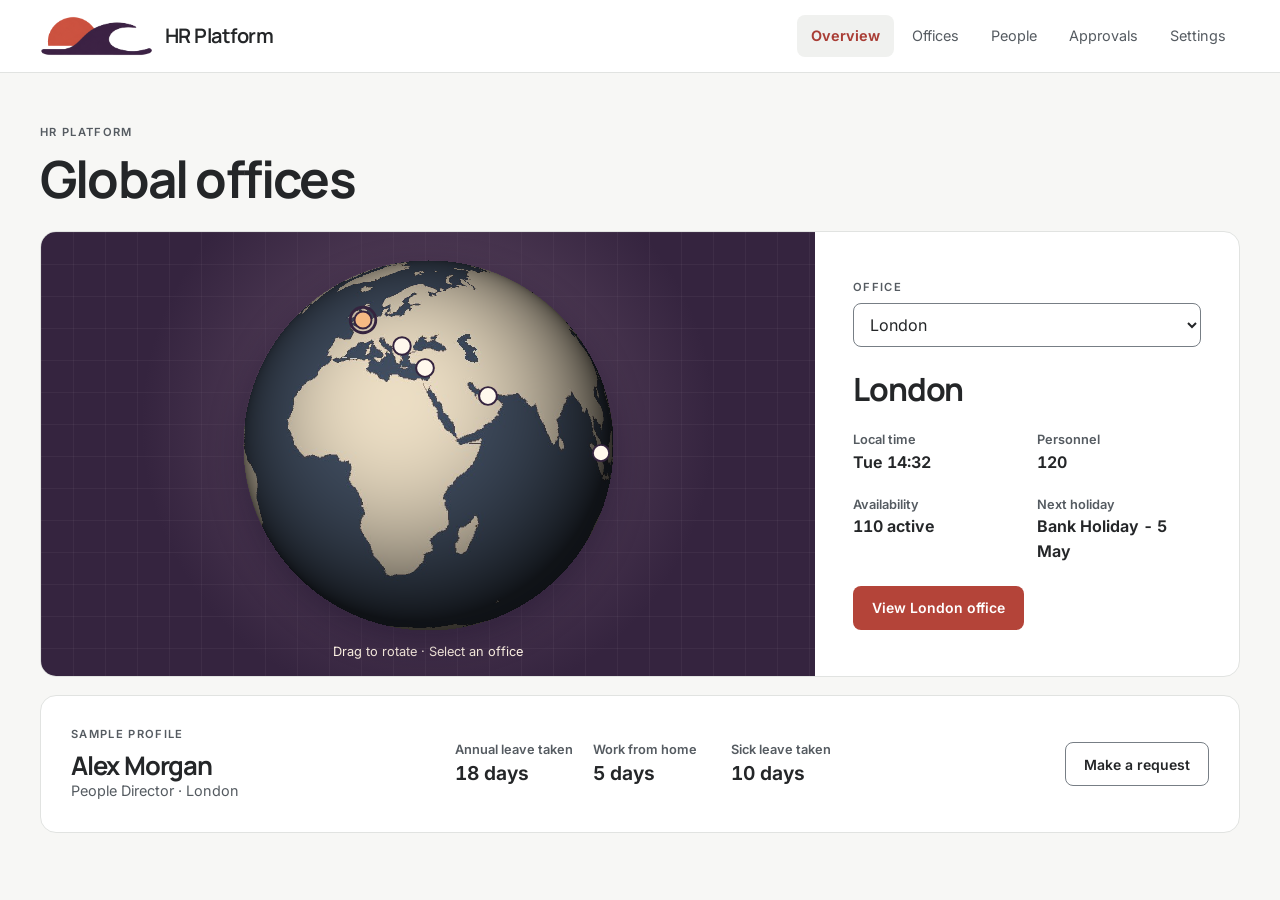
<file: index.html>
<!doctype html>
<html lang="en">
  <head>
    <meta charset="utf-8" />
    <meta name="viewport" content="width=device-width, initial-scale=1" />
    <title>Global offices | HR Platform</title>
    <link rel="icon" type="image/png" href="assets/icons/shore-wash-icon-light.png" data-dark-href="assets/icons/shore-wash-icon-dark.png" />
    <script src="styles/oc-ai-theme.js"></script>
    <link rel="stylesheet" href="styles/oc-ai.css" />
    <link rel="stylesheet" href="styles.css" />
    <script defer src="scripts/oc-ai-controls.js"></script>
  </head>
  <body class="oc-app">
    <a class="oc-skip oc-button" href="#main">Skip to content</a>
    <header class="oc-header">
      <div class="frame mast">
        <a class="app-brand" href="index.html" aria-label="HR Platform home">
          <svg width="0" height="0" aria-hidden="true" focusable="false">
            <filter id="shore-wash-night" color-interpolation-filters="sRGB">
              <feColorMatrix type="matrix" values="-0.22 0 0 0 1.04
                                                   -1.03 0 0 0 1.21
                                                   -1.12 0 0 0 1.20
                                                    0    0 0 1 0" />
            </filter>
          </svg>
          <img src="assets/logos/shore-wash-banner.png" width="692" height="245" alt="" />
          <span>HR Platform</span>
        </a>
        <nav aria-label="Main">          <a href="index.html" aria-current="page">Overview</a>
          <a href="office.html">Offices</a>
          <a href="people.html">People</a>
          <a href="approvals.html">Approvals</a>
          <a href="settings.html">Settings</a>
        </nav>
      </div>
    </header>
    <main class="frame" id="main" tabindex="-1">
      <div class="page-heading"><p class="eyebrow">HR Platform</p><h1>Global offices</h1></div>
      <section class="atlas" aria-label="Global offices">
        <div class="map-stage"><div class="globe" id="globe" aria-label="Interactive globe">
              <canvas id="globeCanvas" width="360" height="360" aria-hidden="true"></canvas>
              <div class="globe-overlay" id="globeOverlay">
                <button class="office-marker" aria-label="London" data-office="london" data-lat="51.5074" data-lon="-0.1278">
                  <span></span>
                </button>
                <button class="office-marker" aria-label="Bulgaria" data-office="bulgaria" data-lat="42.6977" data-lon="23.3219">
                  <span></span>
                </button>
                <button class="office-marker" aria-label="Cyprus" data-office="cyprus" data-lat="35.1856" data-lon="33.3823">
                  <span></span>
                </button>
                <button class="office-marker" aria-label="Dubai" data-office="dubai" data-lat="25.2048" data-lon="55.2708">
                  <span></span>
                </button>
                <button class="office-marker" aria-label="Singapore" data-office="singapore" data-lat="1.3521" data-lon="103.8198">
                  <span></span>
                </button>
                <button class="office-marker" aria-label="Sydney" data-office="sydney" data-lat="-33.8688" data-lon="151.2093">
                  <span></span>
                </button>
              </div>
            </div>
          <p class="map-caption">Drag to rotate · Select an office</p>
        </div>
        <div class="office-snapshot">
          <label class="eyebrow" for="globeOffice">Office</label>
          <select id="globeOffice">
              <option value="london">London</option>
              <option value="bulgaria">Bulgaria</option>
              <option value="cyprus">Cyprus</option>
              <option value="dubai">Dubai</option>
              <option value="singapore">Singapore</option>
              <option value="sydney">Sydney</option>
          </select>
          <h2 id="officeName">London</h2>
          <div class="popup-grid">
                <div>
                  <p class="label">Local time</p>
                  <p class="value" id="officeTime">Tue 14:32</p>
                </div>
                <div>
                  <p class="label">Personnel</p>
                  <p class="value" id="officePersonnel">120</p>
                </div>
                <div>
                  <p class="label">Availability</p>
                  <p class="value" id="officeAvailability">110 active</p>
                </div>
                <div>
                  <p class="label">Next holiday</p>
                  <p class="value" id="officeHoliday">Bank Holiday - 5 May</p>
                </div>
              </div>

          <a class="oc-button" id="officeLink" href="office.html?office=london">View London office</a>
        </div>
      </section>
      <section class="profile-strip" aria-labelledby="profileName">
        <div><p class="eyebrow">Sample profile</p><h2 id="profileName">Alex Morgan</h2>
          <p class="muted">People Director · London</p></div>
        <dl><div><dt>Annual leave taken</dt><dd>18 days</dd></div>
          <div><dt>Work from home</dt><dd>5 days</dd></div>
          <div><dt>Sick leave taken</dt><dd>10 days</dd></div></dl>
        <div><button class="oc-button oc-button-secondary" id="requestButton">Make a request</button>
          <p id="requestFeedback" role="status"></p></div>
      </section>
    </main>
    <dialog id="requestModal" aria-labelledby="requestTitle">
      <div class="modal-header"><h2 id="requestTitle">Sample leave request</h2>
        <button class="org-control" type="button" data-modal-close>Close</button>
      </div>
        <form class="modal-form" id="requestForm">
          <label class="field">
            <span class="label">Request type</span>
            <select name="requestType" required>
              <option value="holiday">Holiday</option>
              <option value="wfh">WFH</option>
              <option value="sick-leave">Sick leave</option>
            </select>
          </label>
          <div class="field-row">
            <label class="field">
              <span class="label">Start date</span>
              <input type="date" name="startDate" required />
            </label>
            <label class="field">
              <span class="label">End date</span>
              <input type="date" name="endDate" required />
            </label>
          </div>
          <label class="field">
            <span class="label">Comments</span>
            <textarea name="comments" rows="4" placeholder="Add context or notes"></textarea>
          </label>
          <div class="modal-actions">
            <button class="button button-secondary" type="button" data-modal-close>Cancel</button>
            <button class="button button-primary" type="submit">Complete sample request</button>
          </div>
        </form>
    </dialog>
    <script src="app.js"></script>
  </body>
</html>
</file>
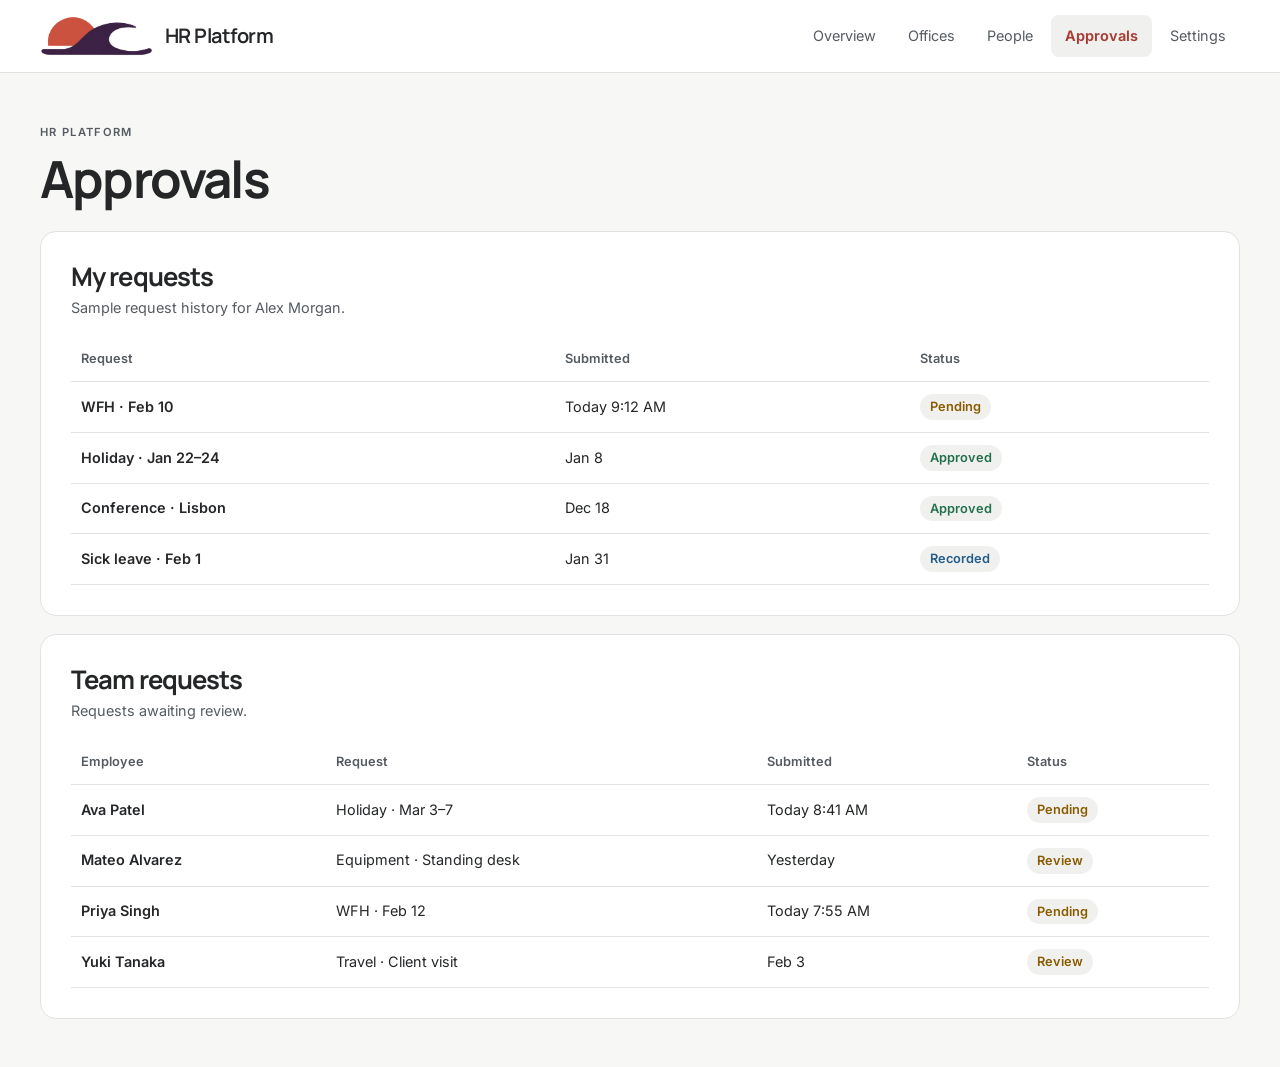
<file: approvals.html>
<!doctype html>
<html lang="en">
  <head>
    <meta charset="utf-8" />
    <meta name="viewport" content="width=device-width, initial-scale=1" />
    <title>Approvals | HR Platform</title>
    <link rel="icon" type="image/png" href="assets/icons/shore-wash-icon-light.png" data-dark-href="assets/icons/shore-wash-icon-dark.png" />
    <script src="styles/oc-ai-theme.js"></script>
    <link rel="stylesheet" href="styles/oc-ai.css" />
    <link rel="stylesheet" href="styles.css" />
    <script defer src="scripts/oc-ai-controls.js"></script>
  </head>
  <body class="oc-app">
    <a class="oc-skip oc-button" href="#main">Skip to content</a>
    <header class="oc-header">
      <div class="frame mast">
        <a class="app-brand" href="index.html" aria-label="HR Platform home">
          <svg width="0" height="0" aria-hidden="true" focusable="false">
            <filter id="shore-wash-night" color-interpolation-filters="sRGB">
              <feColorMatrix type="matrix" values="-0.22 0 0 0 1.04
                                                   -1.03 0 0 0 1.21
                                                   -1.12 0 0 0 1.20
                                                    0    0 0 1 0" />
            </filter>
          </svg>
          <img src="assets/logos/shore-wash-banner.png" width="692" height="245" alt="" />
          <span>HR Platform</span>
        </a>
        <nav aria-label="Main">          <a href="index.html">Overview</a>
          <a href="office.html">Offices</a>
          <a href="people.html">People</a>
          <a href="approvals.html" aria-current="page">Approvals</a>
          <a href="settings.html">Settings</a>
        </nav>
      </div>
    </header>
    <main class="frame" id="main" tabindex="-1">
      <div class="page-heading"><p class="eyebrow">HR Platform</p><h1>Approvals</h1></div>
<section class="panel approvals-panel">
    <div class="panel-header">
      <h2>My requests</h2>
      <p class="muted">Sample request history for Alex Morgan.</p>
    </div>
    <div class="table-wrap">
      <table class="people-table approvals-table" aria-label="My requests">
        <thead>
          <tr>
            <th>Request</th>
            <th>Submitted</th>
            <th>Status</th>
          </tr>
        </thead>
        <tbody id="myRequests"></tbody>
      </table>
    </div>
  </section>

  <section class="panel approvals-panel">
    <div class="panel-header">
      <h2>Team requests</h2>
      <p class="muted">Requests awaiting review.</p>
    </div>
    <div class="table-wrap">
      <table class="people-table approvals-table" aria-label="Team requests">
        <thead>
          <tr>
            <th>Employee</th>
            <th>Request</th>
            <th>Submitted</th>
            <th>Status</th>
          </tr>
        </thead>
        <tbody id="teamRequests"></tbody>
      </table>
    </div>
  </section>
    </main>

    <script src="approvals.js"></script>
  </body>
</html>
</file>
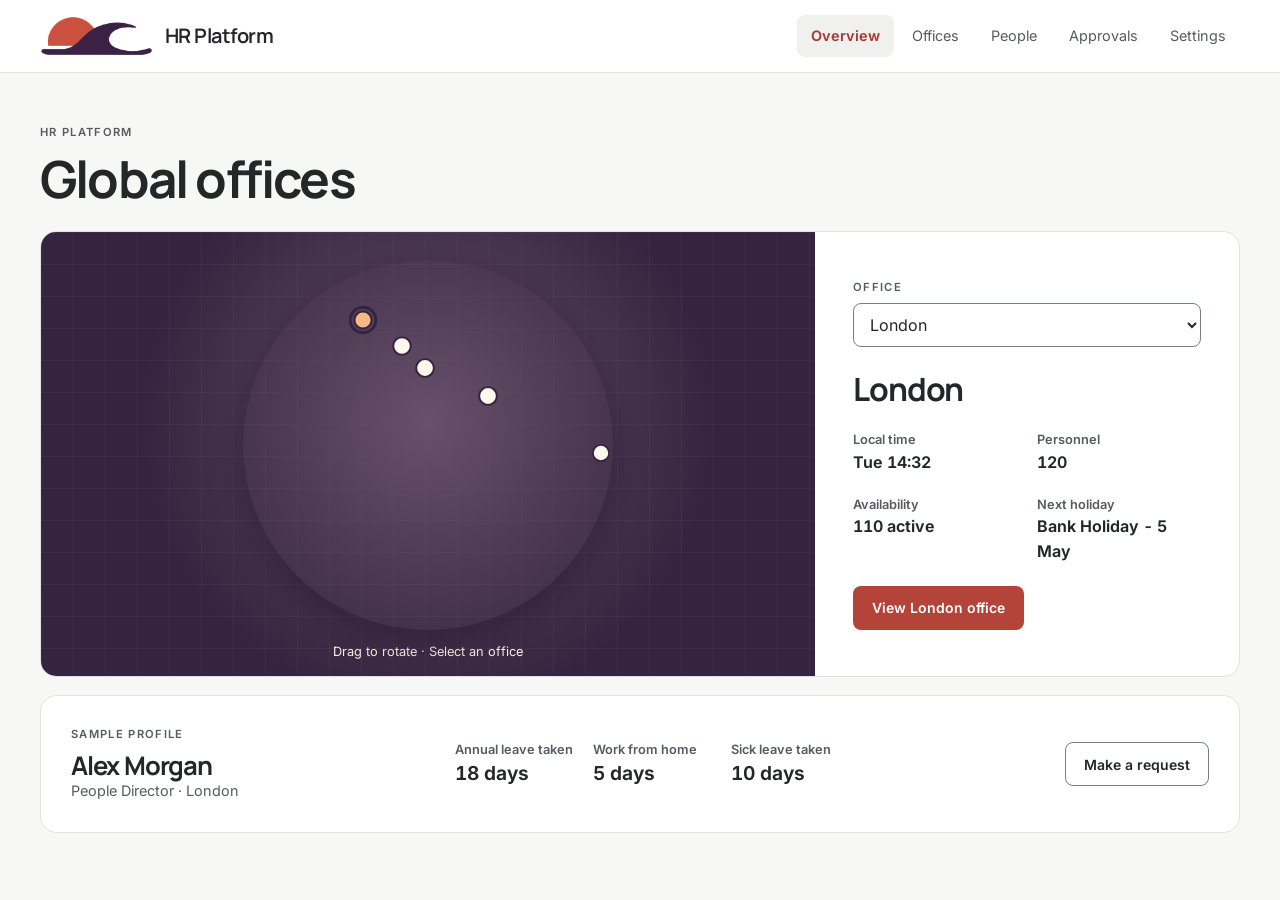
<file: global.html>
<!doctype html>
<html lang="en">
  <head>
    <meta charset="utf-8" />
    <meta http-equiv="refresh" content="0; url=index.html" />
    <link rel="canonical" href="index.html" />
    <title>HR Platform</title>
  </head>
  <body>
    <p><a href="index.html">Open the global workforce view</a></p>
  </body>
</html>
</file>
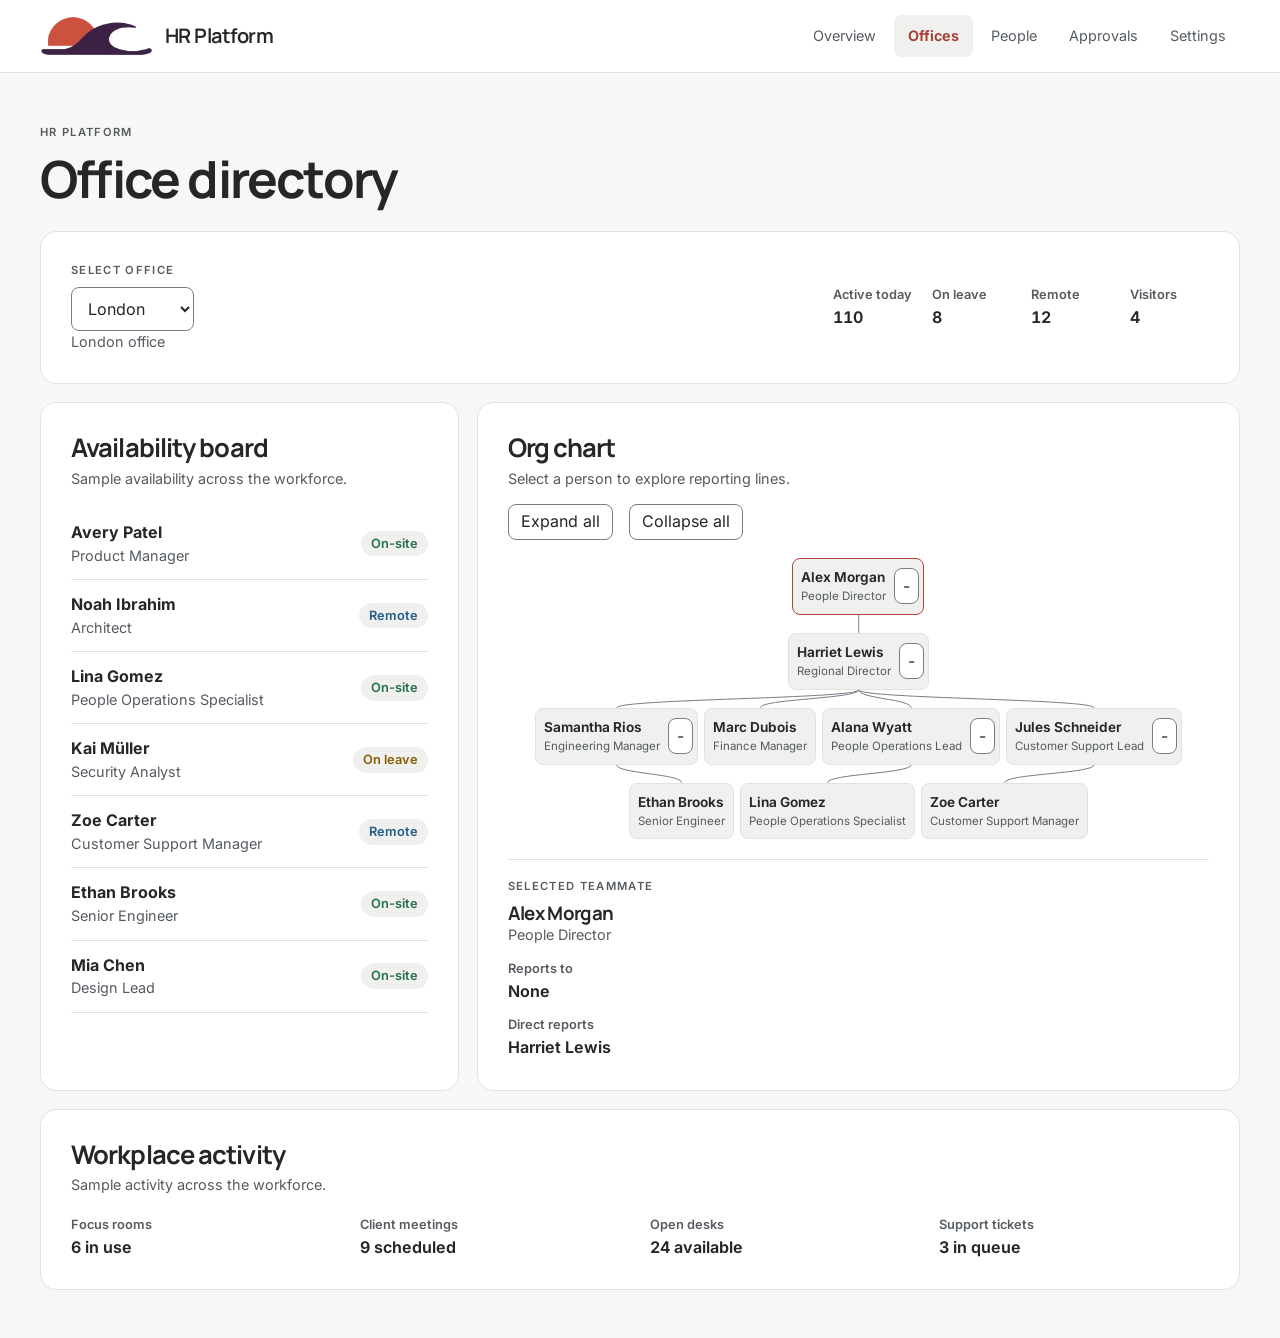
<file: office.html>
<!doctype html>
<html lang="en">
  <head>
    <meta charset="utf-8" />
    <meta name="viewport" content="width=device-width, initial-scale=1" />
    <title>Office directory | HR Platform</title>
    <link rel="icon" type="image/png" href="assets/icons/shore-wash-icon-light.png" data-dark-href="assets/icons/shore-wash-icon-dark.png" />
    <script src="styles/oc-ai-theme.js"></script>
    <link rel="stylesheet" href="styles/oc-ai.css" />
    <link rel="stylesheet" href="styles.css" />
    <script defer src="scripts/oc-ai-controls.js"></script>
  </head>
  <body class="oc-app">
    <a class="oc-skip oc-button" href="#main">Skip to content</a>
    <header class="oc-header">
      <div class="frame mast">
        <a class="app-brand" href="index.html" aria-label="HR Platform home">
          <svg width="0" height="0" aria-hidden="true" focusable="false">
            <filter id="shore-wash-night" color-interpolation-filters="sRGB">
              <feColorMatrix type="matrix" values="-0.22 0 0 0 1.04
                                                   -1.03 0 0 0 1.21
                                                   -1.12 0 0 0 1.20
                                                    0    0 0 1 0" />
            </filter>
          </svg>
          <img src="assets/logos/shore-wash-banner.png" width="692" height="245" alt="" />
          <span>HR Platform</span>
        </a>
        <nav aria-label="Main">          <a href="index.html">Overview</a>
          <a href="office.html" aria-current="page">Offices</a>
          <a href="people.html">People</a>
          <a href="approvals.html">Approvals</a>
          <a href="settings.html">Settings</a>
        </nav>
      </div>
    </header>
    <main class="frame" id="main" tabindex="-1">
      <div class="page-heading"><p class="eyebrow">HR Platform</p><h1>Office directory</h1></div>
        <section class="office-summary">
          <div>
            <p class="eyebrow">Select office</p>
            <div class="office-heading">
              <select id="officeSelect" class="office-select office-select-title" aria-label="Select office">
                <option value="london">London</option>
                <option value="bulgaria">Bulgaria</option>
                <option value="cyprus">Cyprus</option>
                <option value="dubai">Dubai</option>
                <option value="new-york">New York</option>
                <option value="singapore">Singapore</option>
                <option value="sydney">Sydney</option>
              </select>
            </div>
            <p class="muted" id="officeMeta">London office</p>
          </div>
          <div class="office-stats">
            <div>
              <p class="label">Active today</p>
              <p class="value" id="officeActive">110</p>
            </div>
            <div>
              <p class="label">On leave</p>
              <p class="value" id="officeLeave">8</p>
            </div>
            <div>
              <p class="label">Remote</p>
              <p class="value" id="officeRemote">12</p>
            </div>
            <div>
              <p class="label">Visitors</p>
              <p class="value" id="officeVisitors">4</p>
            </div>
          </div>
        </section>

        <section class="office-grid">
          <div class="panel">
            <div class="panel-header">
              <h2>Availability board</h2>
              <p class="muted">Sample availability across the workforce.</p>
            </div>
            <div class="people-list" id="peopleList"></div>
          </div>

          <div class="panel" id="orgChartPanel">
            <div class="panel-header">
              <h2>Org chart</h2>
              <p class="muted">Select a person to explore reporting lines.</p>
              <div class="org-controls">
                <button class="org-control" id="orgExpandAll" type="button">Expand all</button>
                <button class="org-control" id="orgCollapseAll" type="button">Collapse all</button>
              </div>
            </div>
            <div class="org-chart-interactive">
              <div class="org-chart-canvas" id="orgChart" aria-label="Interactive org chart">
                <svg class="org-links" id="orgLinks" aria-hidden="true"></svg>
              </div>
              <div class="org-detail" id="orgDetail" aria-live="polite"></div>
            </div>
          </div>

          <div class="panel wide">
            <div class="panel-header">
              <h2>Workplace activity</h2>
              <p class="muted">Sample activity across the workforce.</p>
            </div>
            <div class="status-grid">
              <div class="status-card">
                <p class="label">Focus rooms</p>
                <p class="value">6 in use</p>
              </div>
              <div class="status-card">
                <p class="label">Client meetings</p>
                <p class="value">9 scheduled</p>
              </div>
              <div class="status-card">
                <p class="label">Open desks</p>
                <p class="value">24 available</p>
              </div>
              <div class="status-card">
                <p class="label">Support tickets</p>
                <p class="value">3 in queue</p>
              </div>
            </div>
          </div>
        </section>
    </main>

    <script src="office.js"></script>
  </body>
</html>
</file>
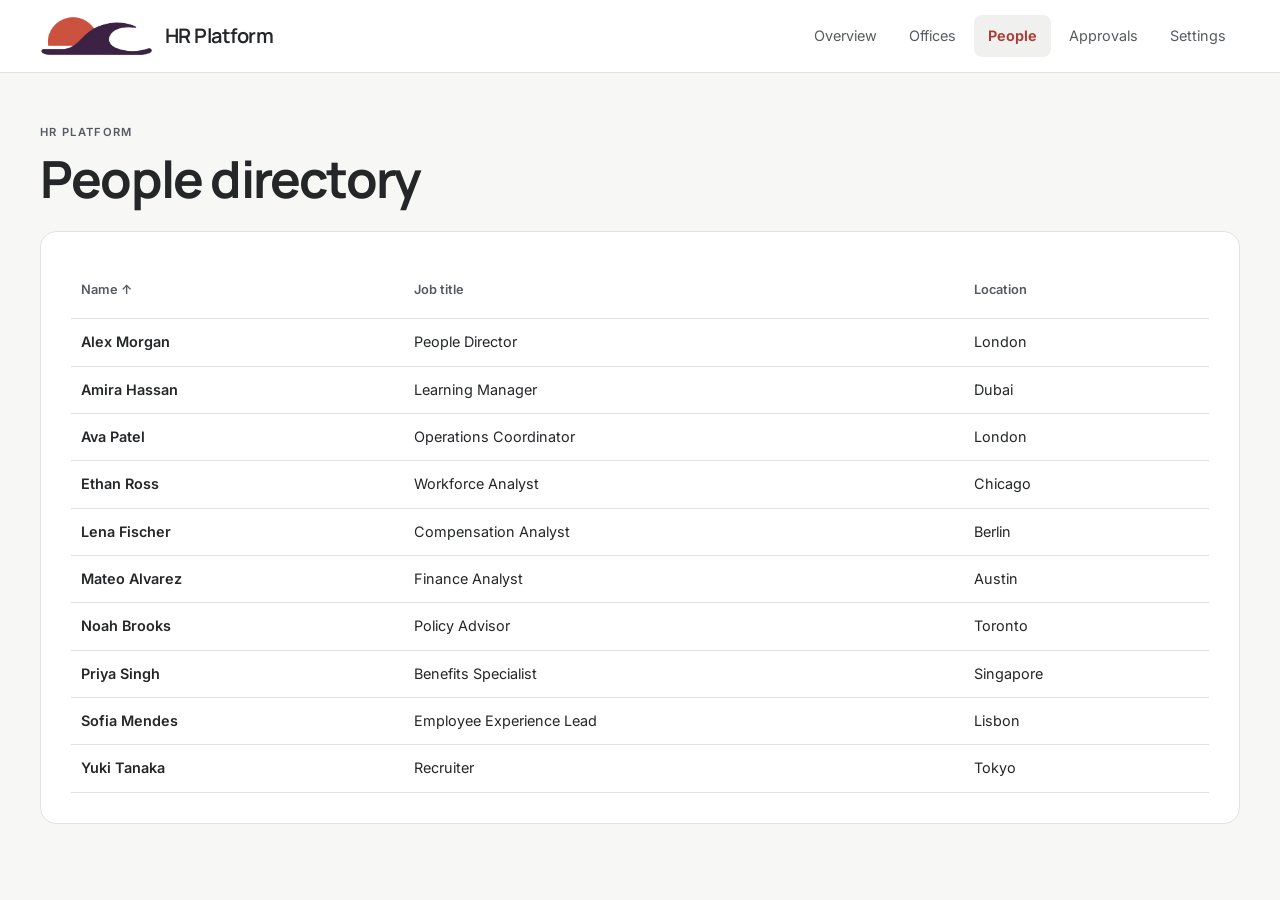
<file: people.html>
<!doctype html>
<html lang="en">
  <head>
    <meta charset="utf-8" />
    <meta name="viewport" content="width=device-width, initial-scale=1" />
    <title>People directory | HR Platform</title>
    <link rel="icon" type="image/png" href="assets/icons/shore-wash-icon-light.png" data-dark-href="assets/icons/shore-wash-icon-dark.png" />
    <script src="styles/oc-ai-theme.js"></script>
    <link rel="stylesheet" href="styles/oc-ai.css" />
    <link rel="stylesheet" href="styles.css" />
    <script defer src="scripts/oc-ai-controls.js"></script>
  </head>
  <body class="oc-app">
    <a class="oc-skip oc-button" href="#main">Skip to content</a>
    <header class="oc-header">
      <div class="frame mast">
        <a class="app-brand" href="index.html" aria-label="HR Platform home">
          <svg width="0" height="0" aria-hidden="true" focusable="false">
            <filter id="shore-wash-night" color-interpolation-filters="sRGB">
              <feColorMatrix type="matrix" values="-0.22 0 0 0 1.04
                                                   -1.03 0 0 0 1.21
                                                   -1.12 0 0 0 1.20
                                                    0    0 0 1 0" />
            </filter>
          </svg>
          <img src="assets/logos/shore-wash-banner.png" width="692" height="245" alt="" />
          <span>HR Platform</span>
        </a>
        <nav aria-label="Main">          <a href="index.html">Overview</a>
          <a href="office.html">Offices</a>
          <a href="people.html" aria-current="page">People</a>
          <a href="approvals.html">Approvals</a>
          <a href="settings.html">Settings</a>
        </nav>
      </div>
    </header>
    <main class="frame" id="main" tabindex="-1">
      <div class="page-heading"><p class="eyebrow">HR Platform</p><h1>People directory</h1></div>
      <section class="panel directory" aria-label="People by name, role and office">
        <div class="table-wrap">
            <table class="people-table" aria-label="Employee directory">
              <thead>
                <tr>
                  <th aria-sort="ascending">
                    <button class="sort-button" type="button" data-sort-key="name" data-direction="asc">
                      Name
                      <span class="sort-indicator" aria-hidden="true"></span>
                    </button>
                  </th>
                  <th aria-sort="none">
                    <button class="sort-button" type="button" data-sort-key="title">
                      Job title
                      <span class="sort-indicator" aria-hidden="true"></span>
                    </button>
                  </th>
                  <th aria-sort="none">
                    <button class="sort-button" type="button" data-sort-key="location">
                      Location
                      <span class="sort-indicator" aria-hidden="true"></span>
                    </button>
                  </th>
                </tr>
              </thead>
              <tbody id="peopleTableBody"></tbody>
            </table>
        </div>
      </section>
    </main>

    <script src="people.js"></script>
  </body>
</html>
</file>
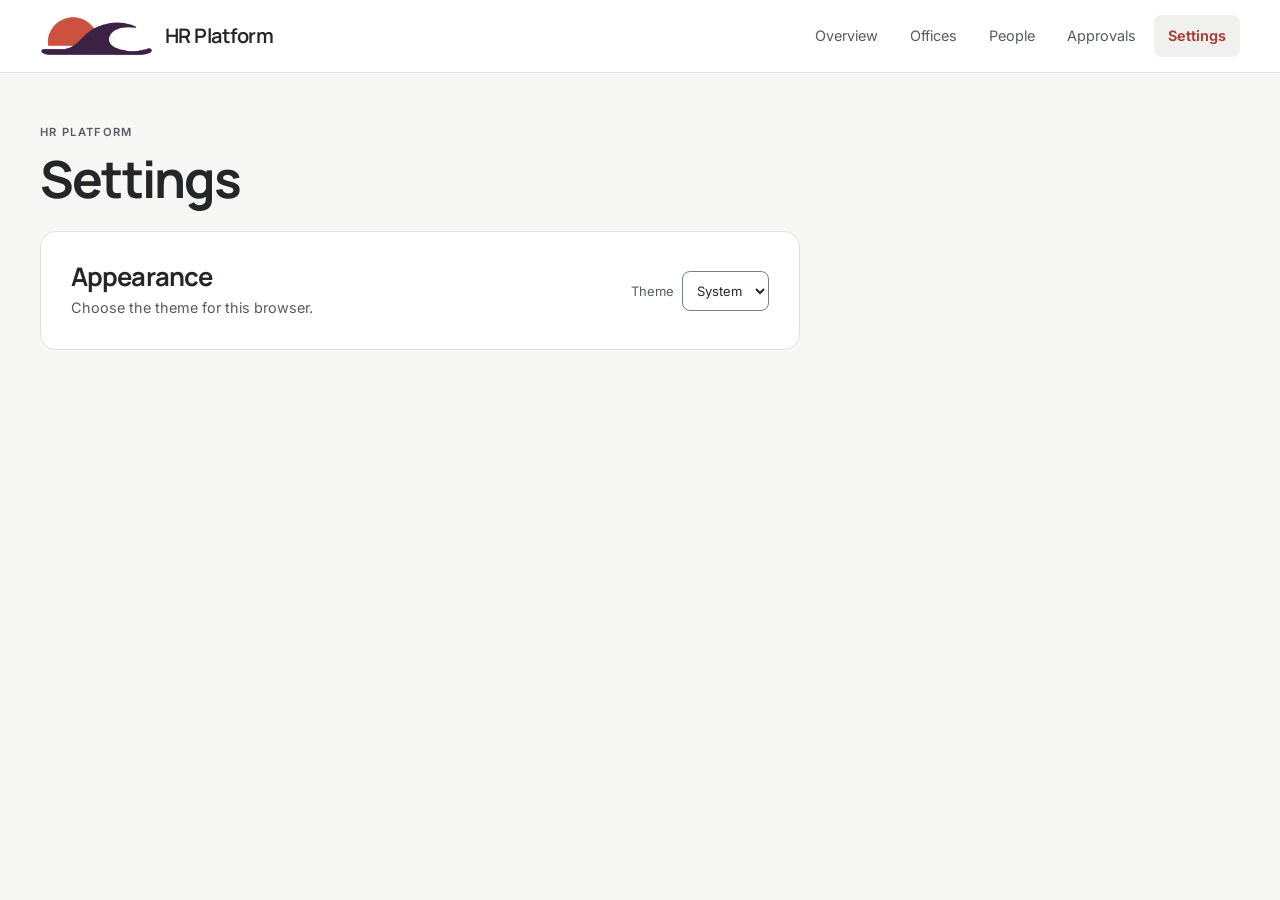
<file: settings.html>
<!doctype html>
<html lang="en">
  <head>
    <meta charset="utf-8" />
    <meta name="viewport" content="width=device-width, initial-scale=1" />
    <title>Settings | HR Platform</title>
    <link rel="icon" type="image/png" href="assets/icons/shore-wash-icon-light.png" data-dark-href="assets/icons/shore-wash-icon-dark.png" />
    <script src="styles/oc-ai-theme.js"></script>
    <link rel="stylesheet" href="styles/oc-ai.css" />
    <link rel="stylesheet" href="styles.css" />
    <script defer src="scripts/oc-ai-controls.js"></script>
  </head>
  <body class="oc-app">
    <a class="oc-skip oc-button" href="#main">Skip to content</a>
    <header class="oc-header">
      <div class="frame mast">
        <a class="app-brand" href="index.html" aria-label="HR Platform home">
          <svg width="0" height="0" aria-hidden="true" focusable="false">
            <filter id="shore-wash-night" color-interpolation-filters="sRGB">
              <feColorMatrix type="matrix" values="-0.22 0 0 0 1.04
                                                   -1.03 0 0 0 1.21
                                                   -1.12 0 0 0 1.20
                                                    0    0 0 1 0" />
            </filter>
          </svg>
          <img src="assets/logos/shore-wash-banner.png" width="692" height="245" alt="" />
          <span>HR Platform</span>
        </a>
        <nav aria-label="Main">          <a href="index.html">Overview</a>
          <a href="office.html">Offices</a>
          <a href="people.html">People</a>
          <a href="approvals.html">Approvals</a>
          <a href="settings.html" aria-current="page">Settings</a>
        </nav>
      </div>
    </header>
    <main class="frame" id="main" tabindex="-1">
      <div class="page-heading"><p class="eyebrow">HR Platform</p><h1>Settings</h1></div>
      <section class="panel preference">
        <div><h2>Appearance</h2><p class="muted">Choose the theme for this browser.</p></div>
        <label class="oc-theme" for="workforce-theme">Theme
          <select id="workforce-theme" data-oc-theme>
            <option value="system">System</option><option value="light">Light</option><option value="dark">Dark</option>
          </select>
        </label>
      </section>
    </main>

  </body>
</html>
</file>
<file: styles/oc-ai.css>
/* Front-end entry point. Import once, then add product styles. */
@import url('./oc-ai-tokens.css');
@import url('./oc-ai-components.css');

@font-face {
  font-family: 'Inter Variable';
  src: url('../assets/fonts/inter-latin-wght-normal.woff2') format('woff2');
  font-weight: 100 900;
  font-display: swap;
}
@font-face {
  font-family: 'Manrope Variable';
  src: url('../assets/fonts/manrope-latin-wght-normal.woff2') format('woff2');
  font-weight: 200 800;
  font-display: swap;
}
</file>
<file: styles.css>
* { box-sizing: border-box; }
body { margin: 0; }
h1, h2, h3, p, dl, dd { margin: 0; }
h1, h2, h3 { font-family: var(--font-display); line-height: 1.15; letter-spacing: -.035em; }
h1 { font-size: clamp(2rem, 4vw, 3.4rem); }
h2 { font-size: clamp(1.25rem, 2vw, 1.65rem); }
button, select, input, textarea { font: inherit; color: inherit; }
button, select { cursor: pointer; }
.frame { width: min(calc(100% - 40px), 1200px); margin-inline: auto; }
.mast, .mast nav, .profile-strip, .office-summary, .org-controls, .modal-header, .modal-actions, .preference {
  display: flex; align-items: center; gap: 16px; flex-wrap: wrap;
}
.mast { min-height: 72px; justify-content: space-between; padding-block: 12px; }
.app-brand {
  display: inline-flex;
  align-items: center;
  gap: 12px;
  color: var(--text);
  font: 650 clamp(1rem, 2vw, 1.25rem)/1.2 var(--font-display);
  letter-spacing: -.025em;
  text-decoration: none;
  white-space: nowrap;
}
.app-brand svg { position: absolute; }
.app-brand img { display: block; width: auto; height: clamp(30px, 4vw, 40px); }
[data-theme='dark'] .app-brand img { filter: url(#shore-wash-night); }
.mast nav { gap: 4px; }
.mast nav a { text-decoration: none; color: var(--text-muted); padding: 10px 14px; font-size: .9rem; border-radius: var(--radius-control); }
.mast nav a:hover { color: var(--text); }
.mast nav a[aria-current] { color: var(--link); background: var(--surface-raised); font-weight: 650; }
main.frame { padding-bottom: 48px; }
.page-heading { margin: clamp(28px, 4vw, 52px) 0 24px; }
.eyebrow, .label, dt, th { font-size: .8rem; color: var(--text-muted); font-weight: 600; }
.eyebrow { display: block; margin-bottom: 7px; text-transform: uppercase; letter-spacing: .12em; font-size: .7rem; }
.muted { color: var(--text-muted); font-size: .9rem; }
.atlas, .panel, .office-summary, .profile-strip {
  background: var(--surface); border: 1px solid var(--border); border-radius: var(--radius-feature); min-width: 0;
}
.atlas { display: grid; grid-template-columns: minmax(0, 1.55fr) minmax(270px, .85fr); overflow: hidden; }
.map-stage {
  display: grid; place-items: center; gap: 12px; padding: 28px 20px 14px;
  background-color: var(--brand-plum);
  background-image: radial-gradient(circle at 50% 43%, #68516a 0%, transparent 62%), linear-gradient(#ffffff0b 1px, transparent 1px), linear-gradient(90deg,#ffffff0b 1px,transparent 1px);
  background-size: auto, 32px 32px, 32px 32px;
}
.map-caption { color: #fff3e5; font-size: .8rem; }
.globe { width: min(100%, 370px); aspect-ratio: 1; position: relative; border-radius: 50%; touch-action: none; cursor: grab; box-shadow: 0 12px 34px #10091f60; }
.globe.is-dragging { cursor: grabbing; }
.globe canvas, .globe-overlay { position: absolute; inset: 0; width: 100%; height: 100%; }
.office-marker { position: absolute; width: 20px; height: 20px; padding: 0; background: #fff8ed; border: 2px solid #35243f; border-radius: 50%; }
.office-marker.is-selected { background: #f5ba83; outline: 3px solid #35243f; outline-offset: 2px; z-index: 1; }
.office-marker:focus-visible { outline: 3px solid white; z-index: 2; }
.office-marker.is-hidden { visibility: hidden; }
.office-snapshot { padding: clamp(20px, 3vw, 40px); align-self: center; }
.office-snapshot select, .office-select, .field :is(select,input,textarea) {
  padding: 8px 12px; min-height: 44px; background: var(--surface); border: 1px solid var(--control-border); border-radius: var(--radius-control);
}
.office-snapshot select { width: 100%; }
.office-snapshot h2 { margin-top: 24px; font-size: 2rem; }
.popup-grid, .office-stats, .status-grid, .profile-strip dl { display: grid; gap: 20px; font-variant-numeric: tabular-nums; }
.popup-grid { grid-template-columns: repeat(2,minmax(0,1fr)); margin: 22px 0; }
.value, dd { font-weight: 650; }
.oc-button { text-decoration: none; }
.profile-strip, .panel, .office-summary { padding: clamp(18px, 2.5vw, 30px); margin-top: 18px; }
.profile-strip, .office-summary, .preference { justify-content: space-between; }
.profile-strip dl { grid-template-columns: repeat(3,1fr); }
.profile-strip dd { font-size: 1.2rem; }
#requestFeedback:not(:empty) { font-size: .8rem; color: var(--success); margin-top: 6px; }
.office-stats,.status-grid { grid-template-columns: repeat(4,minmax(0,1fr)); }
.office-grid { display: grid; grid-template-columns: minmax(0, .85fr) minmax(0, 1.55fr); gap: 0 18px; }
.wide { grid-column: 1/-1; }
.panel-header { margin-bottom: 18px; }
.panel-header .muted, .preference .muted { margin-top: 5px; }
.person { display: flex; align-items: center; justify-content: space-between; gap: 12px; padding: 12px 0; border-bottom: 1px solid var(--border); }
.people-list { max-height: 520px; overflow-y: auto; }
.status-pill { display: inline-block; white-space: nowrap; color: var(--info); background: var(--surface-raised); border-radius: 999px; padding: 3px 10px; font-size: .8rem; font-weight: 600; }
.status-onsite,.status-approved { color: var(--success); }
.status-leave,.status-pending,.status-review { color: var(--warning); }
.org-controls, .modal-actions { margin-top: 14px; }
.org-control, .button, .org-toggle { min-height: 36px; padding: 4px 12px; border: 1px solid var(--control-border); border-radius: var(--radius-control); background: var(--surface); }
.org-chart-canvas { position: relative; display: grid; gap: 18px; }
.org-level { display: flex; flex-wrap: wrap; justify-content: center; gap: 6px; }
.org-person { position: relative; display: flex; align-items: center; background: var(--surface-raised); border: 1px solid var(--border); border-radius: var(--radius-control); }
.org-person.is-selected { border-color: var(--action); }
.org-select { background: transparent; border: 0; padding: 8px; text-align: left; }
.org-name,.org-title { display: block; }
.org-name { font-size: .85rem; font-weight: 650; }
.org-title { font-size: .72rem; color: var(--text-muted); }
.org-toggle { margin-right: 4px; padding: 4px 8px; }
.org-links { pointer-events: none; position: absolute; inset: 0; }
.org-link { fill: none; stroke: var(--control-border); }
.org-detail { margin-top: 20px; border-top: 1px solid var(--border); padding-top: 18px; }
.org-detail-grid { display: grid; gap: 12px; margin-top: 12px; }
.table-wrap { overflow-x: auto; }
.people-table { width: 100%; border-collapse: collapse; text-align: left; }
.people-table :is(th,td) { padding: 12px 10px; border-bottom: 1px solid var(--border); }
.people-table td { font-size: .9rem; }
.people-table td:first-child { font-weight: 600; }
.sort-button { border: none; padding: 6px 0; background: transparent; }
[data-direction="asc"] .sort-indicator::after { content: ' ↑'; }
[data-direction="desc"] .sort-indicator::after { content: ' ↓'; }
dialog { width: min(calc(100% - 28px), 480px); border: 1px solid var(--border); border-radius: var(--radius-feature); padding: 24px; color: var(--text); background: var(--surface); }
dialog::backdrop { background: #20172591; }
.modal-header { justify-content: space-between; }
.modal-form, .field { display: grid; gap: 6px; }
.modal-form { margin-top: 20px; gap: 14px; }
.field-row { display: grid; grid-template-columns: repeat(2,minmax(0,1fr)); gap: 12px; }
.field input { min-width: 0; }
.modal-actions { justify-content: flex-end; }
.button-primary { color: var(--on-action); background: var(--action); border-color: var(--action); }
.preference { max-width: 760px; }
@media (max-width: 760px) {
  .atlas,.office-grid { grid-template-columns: minmax(0,1fr); }
  .frame { width: calc(100% - 32px); }
  .mast { gap: 6px; }
  .mast nav { flex: 1 1 100%; column-gap: 0; justify-content: space-between; }
  .mast nav a { font-size: .8rem; padding: 9px 4px; }
  .globe { width: min(100%, 285px); }
  .profile-strip dl { grid-template-columns: repeat(3,minmax(0,1fr)); gap: 12px; }
  .office-stats,.status-grid { grid-template-columns: repeat(2,minmax(0,1fr)); }
  .field-row { grid-template-columns: minmax(0,1fr); }
}
</file>
